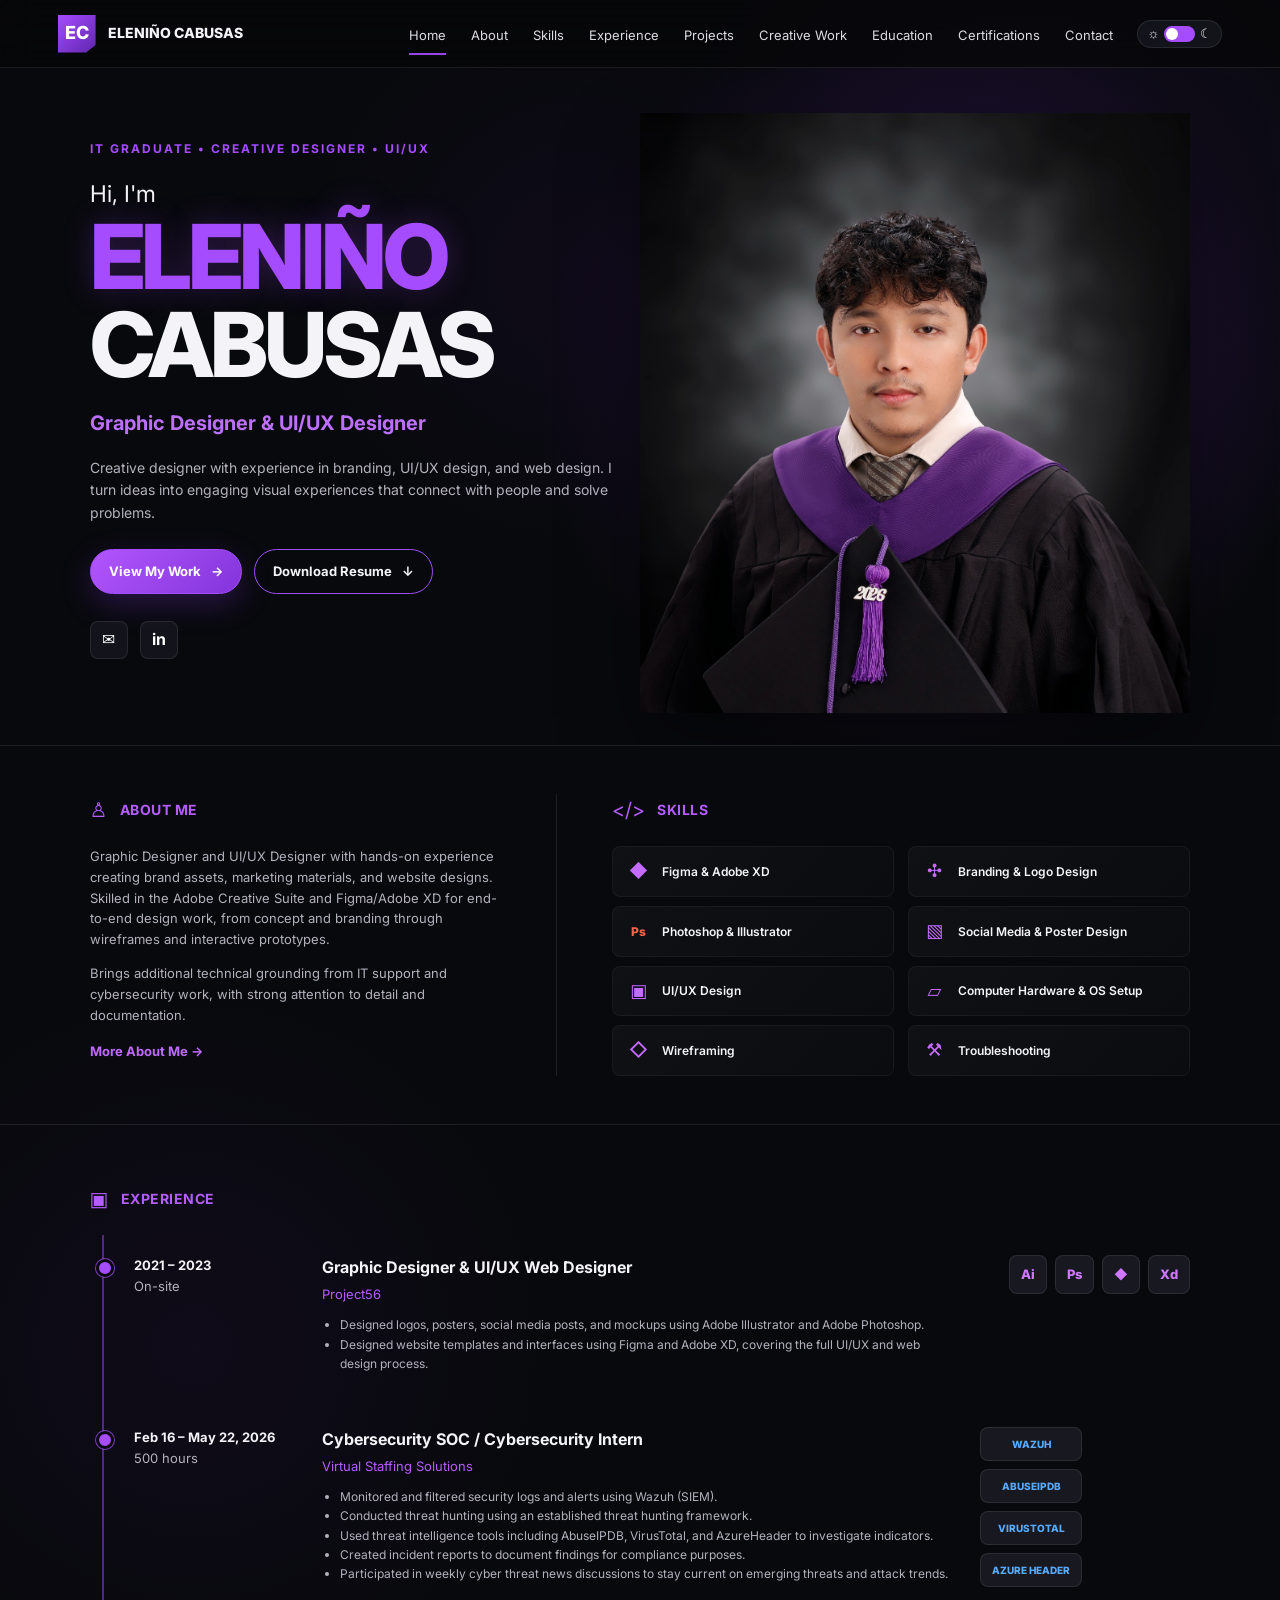
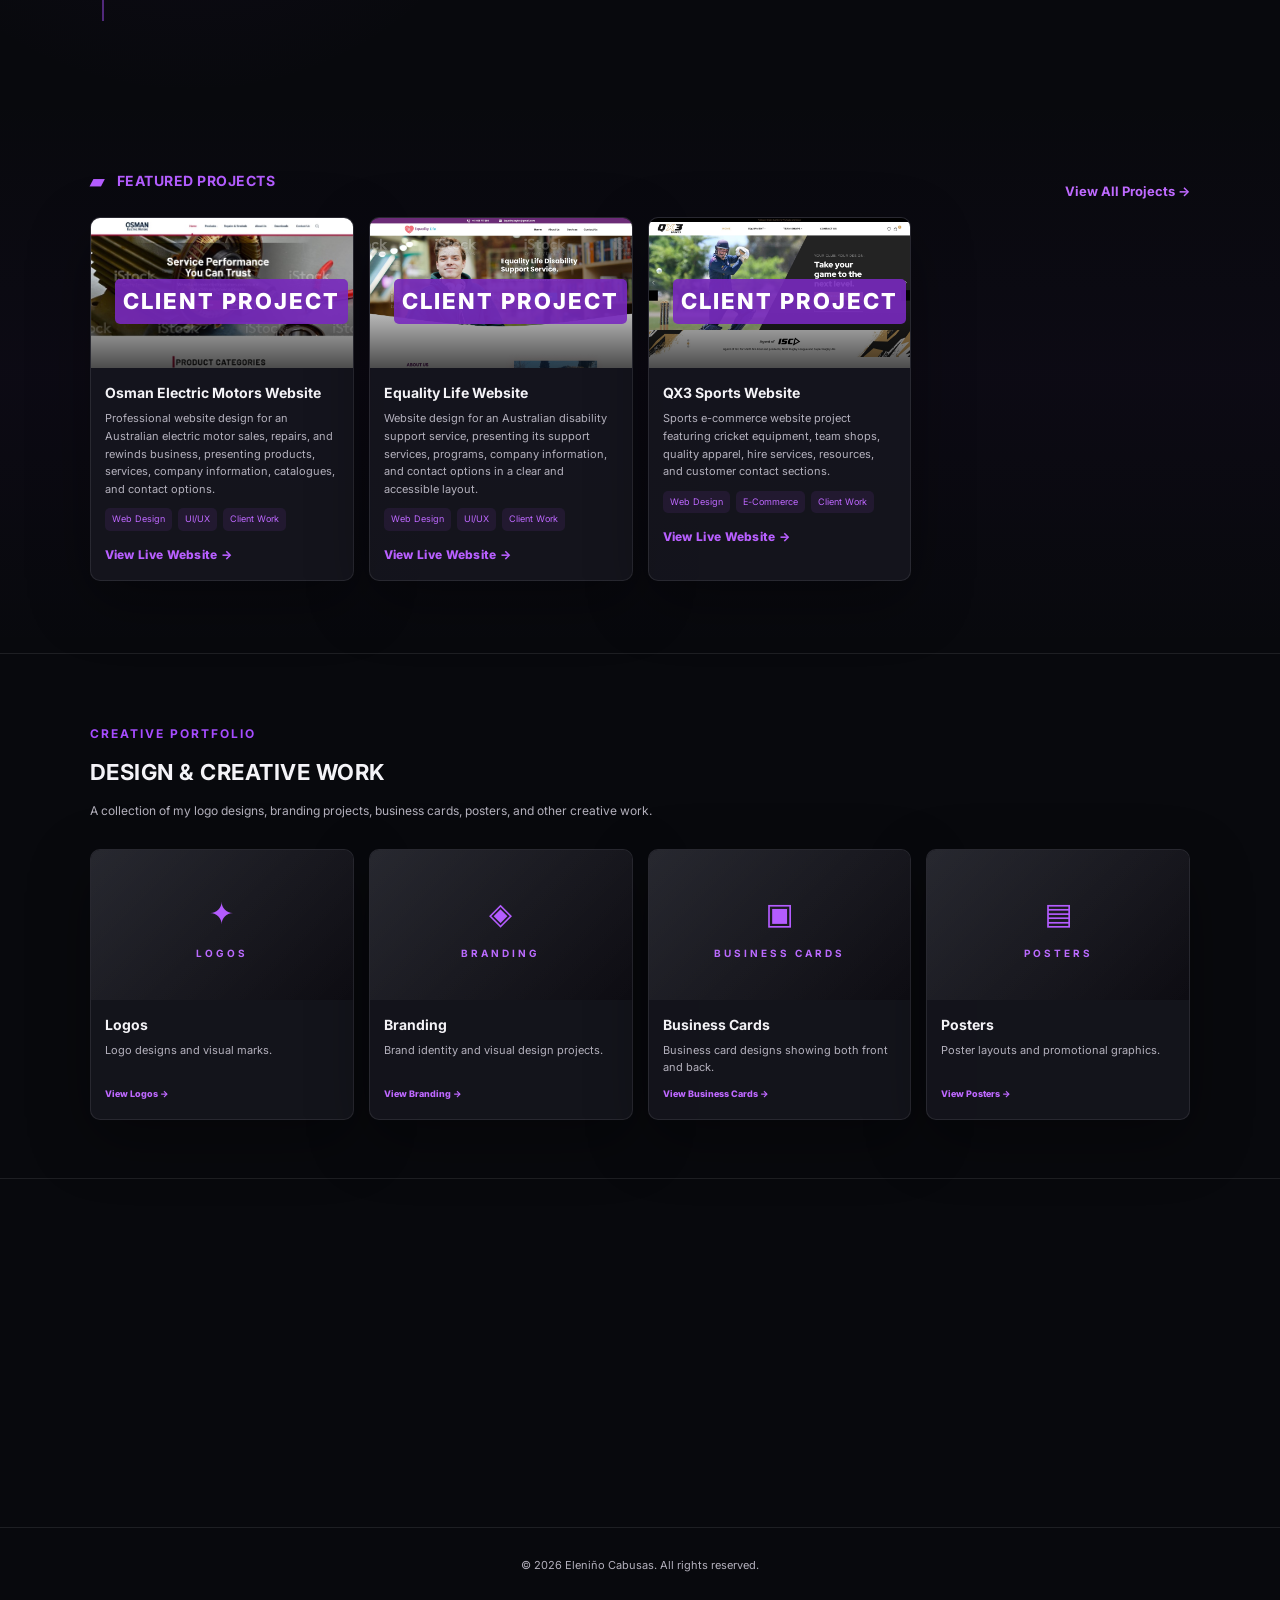
<file: index.html>
<!DOCTYPE html>
<html lang="en">
<head>
  <meta charset="UTF-8">
  <meta name="viewport" content="width=device-width, initial-scale=1.0">
  <meta name="description" content="Eleniño Cabusas — Graphic Designer, UI/UX Designer, and IT graduate portfolio.">
  <title>Eleniño Cabusas | Portfolio</title>
  <link rel="preconnect" href="https://fonts.googleapis.com">
  <link rel="preconnect" href="https://fonts.gstatic.com" crossorigin>
  <link href="https://fonts.googleapis.com/css2?family=Inter:wght@400;500;600;700;800&display=swap" rel="stylesheet">
  <link rel="stylesheet" href="style.css">
</head>
<body>
  <header class="navbar" id="navbar">
    <a class="brand" href="#home" aria-label="Eleniño Cabusas home">
      <span class="brand-mark">EC</span>
      <span>ELENIÑO CABUSAS</span>
    </a>

    <nav class="nav-links" id="navLinks" aria-label="Main navigation">
      <a class="active" href="#home">Home</a>
      <a href="#about">About</a>
      <a href="#skills">Skills</a>
      <a href="#experience">Experience</a>
      <a href="#projects">Projects</a>
      <a href="#creative-work">Creative Work</a>
      <a href="#education">Education</a>
      <a href="#certifications">Certifications</a>
      <a href="#contact">Contact</a>
    </nav>

    <div class="nav-actions">
      <button class="theme-toggle" id="themeToggle" type="button" aria-label="Toggle light and dark mode">
        <span>☼</span><span class="toggle-track"><span class="toggle-dot"></span></span><span>☾</span>
      </button>
      <button class="menu-toggle" id="menuToggle" type="button" aria-label="Open menu" aria-expanded="false">☰</button>
    </div>
  </header>

  <main>
    <section class="hero section" id="home">
      <div class="hero-bg"></div>
      <div class="hero-content reveal">
        <p class="eyebrow">IT Graduate • Creative Designer • UI/UX</p>
        <p class="hello">Hi, I'm</p>
        <h1><span>ELENIÑO</span><br>CABUSAS</h1>
        <h2>Graphic Designer &amp; UI/UX Designer</h2>
        <p class="hero-text">
          Creative designer with experience in branding, UI/UX design, and web design.
          I turn ideas into engaging visual experiences that connect with people and solve problems.
        </p>
        <div class="hero-buttons">
          <a class="btn btn-primary" href="#projects">View My Work <span>→</span></a>
          <a class="btn btn-outline" href="resume.pdf" download="resume.pdf">Download Resume <span>↓</span></a>
        </div>
        <div class="socials" aria-label="Social links">
          <a href="mailto:cabusaselenino761@gmail.com" aria-label="Email">✉</a>
          <a href="https://www.linkedin.com/in/elenino-cabusas-9288ba313
" aria-label="LinkedIn">in</a>
        </div>
      </div>

      <div class="hero-photo-wrap reveal">
        <div class="photo-glow"></div>
        <img src="enji.jpg" alt="Eleniño Cabusas in graduation attire" class="hero-photo"
             onerror="this.style.display='none'; document.querySelector('.photo-placeholder').style.display='grid';">
        <div class="photo-placeholder" aria-hidden="true">
          <span>EC</span>
          <small>Add your photo as <b>enji.jpg</b></small>
        </div>
      </div>
    </section>

    <section class="split-section section" id="about">
      <div class="about reveal">
        <div class="section-heading"><span>♙</span><h3>ABOUT ME</h3></div>
        <p>
          Graphic Designer and UI/UX Designer with hands-on experience creating brand assets,
          marketing materials, and website designs. Skilled in the Adobe Creative Suite and
          Figma/Adobe XD for end-to-end design work, from concept and branding through wireframes
          and interactive prototypes.
        </p>
        <p>
          Brings additional technical grounding from IT support and cybersecurity work, with strong
          attention to detail and documentation.
        </p>
        <a href="#experience" class="text-btn">More About Me <span>→</span></a>
      </div>

      <div class="skills reveal" id="skills">
        <div class="section-heading"><span>&lt;/&gt;</span><h3>SKILLS</h3></div>
        <div class="skill-grid">
          <div class="skill-card"><span class="skill-icon figma">◆</span>Figma &amp; Adobe XD</div>
          <div class="skill-card"><span class="skill-icon">✣</span>Branding &amp; Logo Design</div>
          <div class="skill-card"><span class="skill-icon adobe">Ps</span>Photoshop &amp; Illustrator</div>
          <div class="skill-card"><span class="skill-icon">▧</span>Social Media &amp; Poster Design</div>
          <div class="skill-card"><span class="skill-icon">▣</span>UI/UX Design</div>
          <div class="skill-card"><span class="skill-icon">▱</span>Computer Hardware &amp; OS Setup</div>
          <div class="skill-card"><span class="skill-icon">◇</span>Wireframing</div>
          <div class="skill-card"><span class="skill-icon">⚒</span>Troubleshooting</div>
        </div>
      </div>
    </section>

    <section class="section experience-section" id="experience">
      <div class="section-heading reveal"><span>▣</span><h3>EXPERIENCE</h3></div>

      <article class="timeline-item reveal">
        <div class="timeline-date">
          <strong>2021 – 2023</strong>
          <span>On-site</span>
        </div>
        <div class="timeline-content">
          <h4>Graphic Designer &amp; UI/UX Web Designer</h4>
          <a href="#" class="company">Project56</a>
          <ul>
            <li>Designed logos, posters, social media posts, and mockups using Adobe Illustrator and Adobe Photoshop.</li>
            <li>Designed website templates and interfaces using Figma and Adobe XD, covering the full UI/UX and web design process.</li>
          </ul>
        </div>
        <div class="tool-stack">
          <span>Ai</span><span>Ps</span><span>◆</span><span>Xd</span>
        </div>
      </article>

      <article class="timeline-item reveal">
        <div class="timeline-date">
          <strong>Feb 16 – May 22, 2026</strong>
          <span>500 hours</span>
        </div>
        <div class="timeline-content">
          <h4>Cybersecurity SOC / Cybersecurity Intern</h4>
          <a href="#" class="company">Virtual Staffing Solutions</a>
          <ul>
            <li>Monitored and filtered security logs and alerts using Wazuh (SIEM).</li>
            <li>Conducted threat hunting using an established threat hunting framework.</li>
            <li>Used threat intelligence tools including AbuseIPDB, VirusTotal, and AzureHeader to investigate indicators.</li>
            <li>Created incident reports to document findings for compliance purposes.</li>
            <li>Participated in weekly cyber threat news discussions to stay current on emerging threats and attack trends.</li>
          </ul>
        </div>
        <div class="tool-stack cyber">
          <span>WAZUH</span><span>ABUSEIPDB</span><span>VIRUSTOTAL</span><span>AZURE HEADER</span>
        </div>
      </article>
    </section>

    <section class="section projects-section" id="projects">
      <div class="section-title-row reveal">
        <div class="section-heading"><span>▰</span><h3>FEATURED PROJECTS</h3></div>
        <a href="#" class="view-all">View All Projects →</a>
      </div>

      <div class="project-grid">
        <a class="project-card project-link reveal" href="https://osmanelectricmotors.com.au/" target="_blank" rel="noopener noreferrer" aria-label="View Osman Electric Motors live website"><div class="project-image project-placeholder">
            <img src="client-projects/project-1/OsmanMotors_WebsiteMockUp.jpg" alt="Osman Electric Motors website homepage mockup"
                 onerror="this.style.display='none'; this.parentElement.classList.add('empty');">
            <span class="placeholder-number">01</span>
            <span class="client-badge">CLIENT PROJECT</span>
          </div>
          <div class="project-body">
            <h4>Osman Electric Motors Website</h4>
            <p>Professional website design for an Australian electric motor sales, repairs, and rewinds business, presenting products, services, company information, catalogues, and contact options.</p>
            <div class="tags"><span>Web Design</span><span>UI/UX</span><span>Client Work</span></div>
            <span class="project-cta">View Live Website →</span>
          </div></a>
        <a class="project-card project-link reveal" href="https://equalitylife.com.au/" target="_blank" rel="noopener noreferrer" aria-label="View Equality Life live website"><div class="project-image project-placeholder">
            <img src="client-projects/project-2/EqualityLife_WebsiteMockUp.jpg" alt="Equality Life website homepage mockup"
                 onerror="this.style.display='none'; this.parentElement.classList.add('empty');">
            <span class="placeholder-number">02</span>
            <span class="client-badge">CLIENT PROJECT</span>
          </div>
          <div class="project-body">
            <h4>Equality Life Website</h4>
            <p>Website design for an Australian disability support service, presenting its support services, programs, company information, and contact options in a clear and accessible layout.</p>
            <div class="tags"><span>Web Design</span><span>UI/UX</span><span>Client Work</span></div>
            <span class="project-cta">View Live Website →</span>
          </div></a>
        <a class="project-card project-link reveal" href="https://qx3sports.com.au/" target="_blank" rel="noopener noreferrer" aria-label="View QX3 Sports live website"><div class="project-image project-placeholder">
            <img src="client-projects/project-3/QX3_WebMockup.jpg" alt="QX3 Sports website homepage mockup"
                 onerror="this.style.display='none'; this.parentElement.classList.add('empty');">
            <span class="placeholder-number">03</span>
            <span class="client-badge">CLIENT PROJECT</span>
          </div>
          <div class="project-body">
            <h4>QX3 Sports Website</h4>
            <p>Sports e-commerce website project featuring cricket equipment, team shops, quality apparel, hire services, resources, and customer contact sections.</p>
            <div class="tags"><span>Web Design</span><span>E-Commerce</span><span>Client Work</span></div>
            <span class="project-cta">View Live Website →</span>
          </div></a>
      </div>
    </section>

    <section class="creative-section section" id="creative-work">
      <div class="section-title-row">
        <div>
          <p class="eyebrow">CREATIVE PORTFOLIO</p>
          <h2 class="creative-title">DESIGN &amp; CREATIVE WORK</h2>
          <p class="creative-intro">
            A collection of my logo designs, branding projects, business cards,
            posters, and other creative work.
          </p>
        </div>
      </div>

      <div class="creative-grid">

        <a class="creative-card reveal" href="creative-work/logos/index.html">
          <div class="creative-preview">
            <span class="creative-icon">✦</span>
            <b>LOGOS</b>
          </div>
          <div class="creative-body">
            <h4>Logos</h4>
            <p>Logo designs and visual marks.</p>
            <span class="creative-view">View Logos →</span>
          </div>
        </a>

        <a class="creative-card reveal" href="creative-work/branding/index.html">
          <div class="creative-preview">
            <span class="creative-icon">◈</span>
            <b>BRANDING</b>
          </div>
          <div class="creative-body">
            <h4>Branding</h4>
            <p>Brand identity and visual design projects.</p>
            <span class="creative-view">View Branding →</span>
          </div>
        </a>

        <a class="creative-card reveal" href="creative-work/business-cards/index.html">
          <div class="creative-preview">
            <span class="creative-icon">▣</span>
            <b>BUSINESS CARDS</b>
          </div>
          <div class="creative-body">
            <h4>Business Cards</h4>
            <p>Business card designs showing both front and back.</p>
            <span class="creative-view">View Business Cards →</span>
          </div>
        </a>

        <a class="creative-card reveal" href="creative-work/posters/index.html">
          <div class="creative-preview">
            <span class="creative-icon">▤</span>
            <b>POSTERS</b>
          </div>
          <div class="creative-body">
            <h4>Posters</h4>
            <p>Poster layouts and promotional graphics.</p>
            <span class="creative-view">View Posters →</span>
          </div>
        </a>

      </div>
    </section>

    <section class="bottom-grid section">
      <div class="info-panel reveal" id="education">
        <div class="section-heading"><span>♜</span><h3>EDUCATION</h3></div>
        <div class="education-item">
          <span class="dot"></span>
          <div><strong>B.S. Information Technology</strong><b>University of Visayas</b><small>2022 – 2026</small></div>
        </div>
        <div class="education-item">
          <span class="dot"></span>
          <div><strong>Multimedia Studies</strong><b>Asian College of Technology</b><small>2022</small></div>
        </div>
      </div>

      <div class="info-panel reveal" id="certifications">
        <div class="section-heading"><span>♧</span><h3>CERTIFICATIONS</h3></div>
        <div class="cert-list">
          <div><span>▣</span><p>Computer Systems Servicing NC II</p><time>April 2025</time></div>
          <div><span>◉</span><p>arcX – Cyber Threat Intelligence 101</p><time>2026</time></div>
          <div><span>▥</span><p>TOPCIT Exam</p><time>2025</time></div>
          <div><span>♧</span><p>Blockchain PayTaca Training</p><time>Participant, 2025</time></div>
        </div>
      </div>

      <div class="info-panel reveal" id="contact">
        <div class="section-heading"><span>➤</span><h3>CONTACT</h3></div>
        <div class="contact-list">
          <a href="mailto:cabusaselenino761@gmail.com"><span>✉</span>cabusaselenino761@gmail.com</a>
          <a href="tel:09498756653"><span>⌕</span>0949 875 6653</a>
          <span><span>⌖</span>Kinasang-an Pardo, Cebu City</span>
        </div>
      </div>
    </section>
  </main>

  <footer>
    <p>© <span id="year"></span> Eleniño Cabusas. All rights reserved.</p>
  </footer>

  <button class="back-top" id="backTop" aria-label="Back to top">↑</button>
  <script src="script.js"></script>
</body>
</html>
</file>
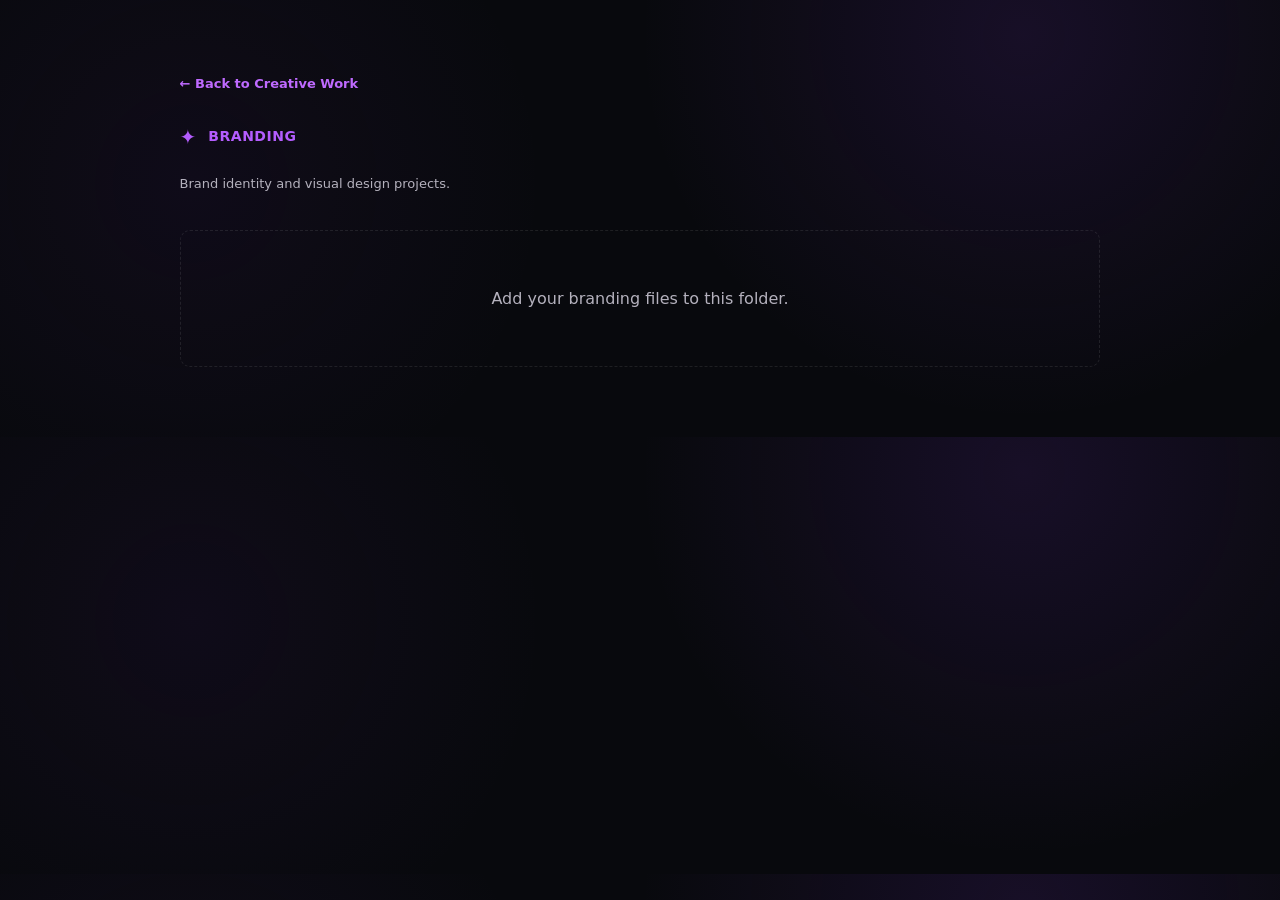
<file: creative-work/branding/index.html>
<!DOCTYPE html>
<html lang="en">
<head>
  <meta charset="UTF-8">
  <meta name="viewport" content="width=device-width, initial-scale=1.0">
  <title>Branding | Eleniño Cabusas</title>
  <link rel="stylesheet" href="../../style.css">
</head>
<body>
  <main class="section" style="max-width:1100px;margin:auto;padding-top:70px;padding-bottom:70px;">
    <a class="text-btn" href="../../index.html#creative-work">← Back to Creative Work</a>
    <div class="section-heading" style="margin-top:25px;">
      <span>✦</span><h3>BRANDING</h3>
    </div>
    <p style="color:var(--muted);font-size:13px;line-height:1.7;">Brand identity and visual design projects.</p>
    <div style="margin-top:35px;padding:55px 20px;border:1px dashed var(--line);border-radius:10px;text-align:center;color:var(--muted);">
      Add your branding files to this folder.
    </div>
  </main>
</body>
</html>
</file>
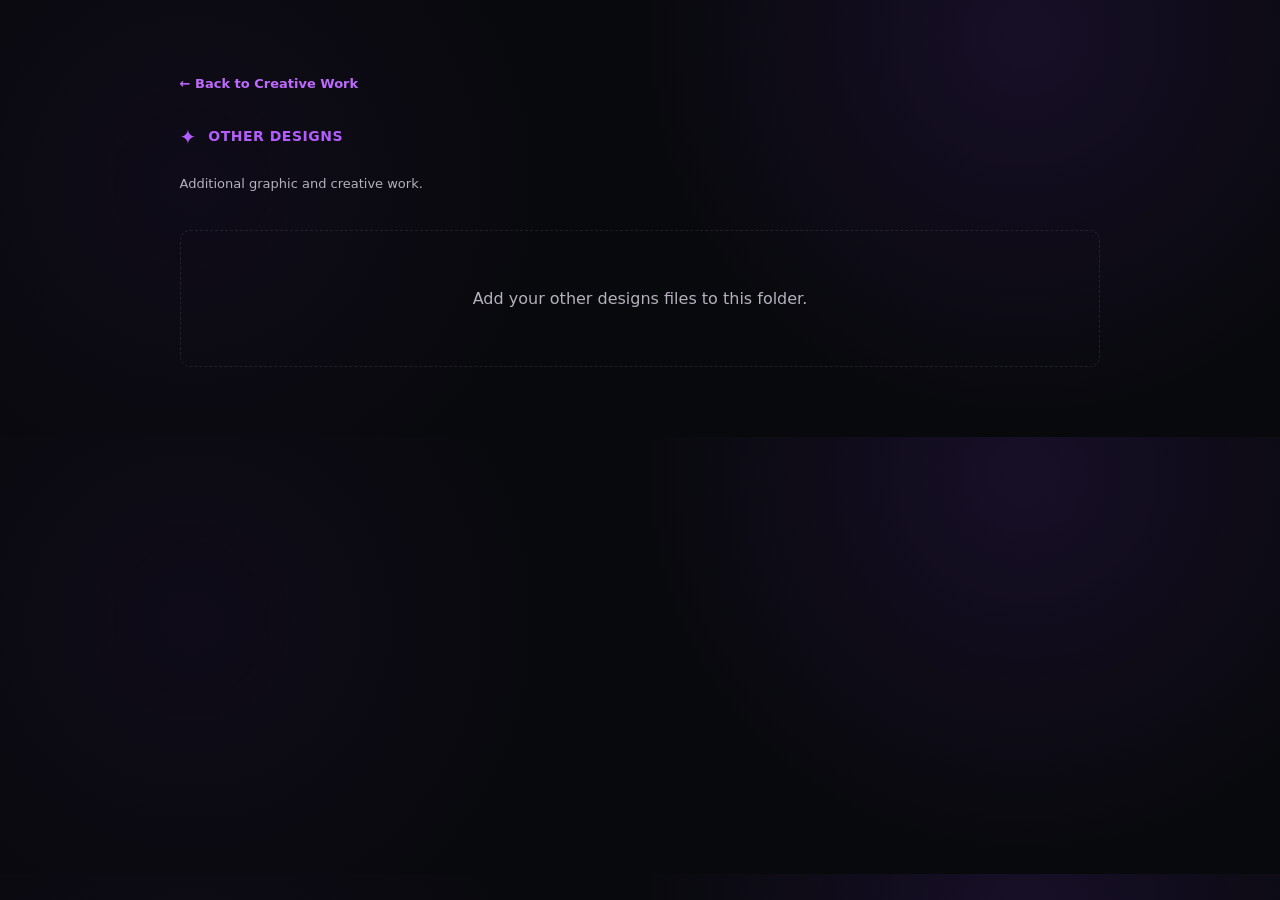
<file: creative-work/other-designs/index.html>
<!DOCTYPE html>
<html lang="en">
<head>
  <meta charset="UTF-8">
  <meta name="viewport" content="width=device-width, initial-scale=1.0">
  <title>Other Designs | Eleniño Cabusas</title>
  <link rel="stylesheet" href="../../style.css">
</head>
<body>
  <main class="section" style="max-width:1100px;margin:auto;padding-top:70px;padding-bottom:70px;">
    <a class="text-btn" href="../../index.html#creative-work">← Back to Creative Work</a>
    <div class="section-heading" style="margin-top:25px;">
      <span>✦</span><h3>OTHER DESIGNS</h3>
    </div>
    <p style="color:var(--muted);font-size:13px;line-height:1.7;">Additional graphic and creative work.</p>
    <div style="margin-top:35px;padding:55px 20px;border:1px dashed var(--line);border-radius:10px;text-align:center;color:var(--muted);">
      Add your other designs files to this folder.
    </div>
  </main>
</body>
</html>
</file>
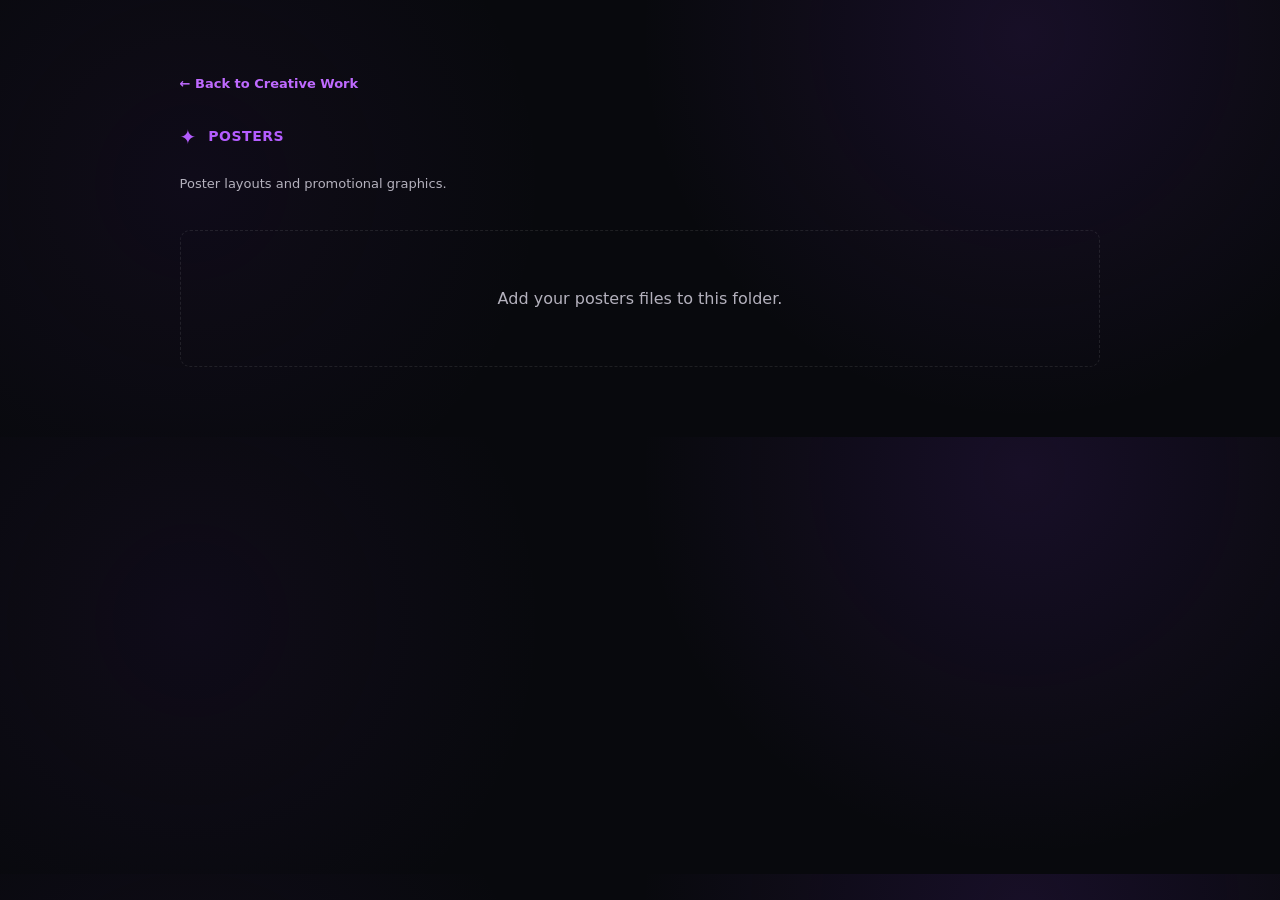
<file: creative-work/posters/index.html>
<!DOCTYPE html>
<html lang="en">
<head>
  <meta charset="UTF-8">
  <meta name="viewport" content="width=device-width, initial-scale=1.0">
  <title>Posters | Eleniño Cabusas</title>
  <link rel="stylesheet" href="../../style.css">
</head>
<body>
  <main class="section" style="max-width:1100px;margin:auto;padding-top:70px;padding-bottom:70px;">
    <a class="text-btn" href="../../index.html#creative-work">← Back to Creative Work</a>
    <div class="section-heading" style="margin-top:25px;">
      <span>✦</span><h3>POSTERS</h3>
    </div>
    <p style="color:var(--muted);font-size:13px;line-height:1.7;">Poster layouts and promotional graphics.</p>
    <div style="margin-top:35px;padding:55px 20px;border:1px dashed var(--line);border-radius:10px;text-align:center;color:var(--muted);">
      Add your posters files to this folder.
    </div>
  </main>
</body>
</html>
</file>
<file: style.css>
:root {
  --bg: #08090d;
  --bg-soft: #101117;
  --card: rgba(24, 24, 32, .78);
  --card-2: #15151d;
  --text: #f4f3f7;
  --muted: #b4b1bd;
  --line: rgba(255,255,255,.09);
  --purple: #a64cff;
  --purple-2: #7e36d8;
  --shadow: 0 20px 60px rgba(0,0,0,.35);
}

* { box-sizing: border-box; }
html { scroll-behavior: smooth; }
body {
  margin: 0;
  font-family: "Inter", system-ui, sans-serif;
  color: var(--text);
  background:
    radial-gradient(circle at 80% 8%, rgba(129,55,216,.13), transparent 24rem),
    radial-gradient(circle at 15% 42%, rgba(104,41,171,.08), transparent 22rem),
    var(--bg);
  line-height: 1.6;
}
body.light {
  --bg: #f5f4f8;
  --bg-soft: #fff;
  --card: rgba(255,255,255,.9);
  --card-2: #fff;
  --text: #16131c;
  --muted: #5f5968;
  --line: rgba(20,15,30,.12);
  --shadow: 0 20px 60px rgba(55,32,80,.12);
  background: #f5f4f8;
}
a { color: inherit; text-decoration: none; }
button, a { -webkit-tap-highlight-color: transparent; }

.navbar {
  position: sticky; top: 0; z-index: 1000;
  min-height: 68px;
  padding: 0 4.5%;
  display: flex; align-items: center; gap: 24px;
  background: rgba(7,7,10,.78);
  backdrop-filter: blur(18px);
  border-bottom: 1px solid var(--line);
}
.light .navbar { background: rgba(255,255,255,.8); }
.brand { display:flex; align-items:center; gap:12px; font-weight:800; font-size:14px; white-space:nowrap; }
.brand-mark {
  width: 38px; height: 38px; display:grid; place-items:center;
  font-size:18px; font-weight:800; color:#fff;
  background: linear-gradient(135deg,var(--purple),#5f25ad);
  clip-path: polygon(0 0,100% 0,100% 80%,75% 100%,0 100%);
}
.nav-links { margin-left:auto; display:flex; gap:25px; align-items:center; }
.nav-links a { position:relative; font-size:13px; color:var(--text); opacity:.9; padding:23px 0 19px; }
.nav-links a::after {
  content:""; position:absolute; left:0; right:0; bottom:10px; height:2px;
  transform:scaleX(0); transform-origin:left; transition:.25s;
  background:var(--purple);
}
.nav-links a:hover::after, .nav-links a.active::after { transform:scaleX(1); }
.nav-actions { display:flex; align-items:center; gap:12px; }
.theme-toggle {
  border:1px solid var(--line); background:var(--card);
  color:var(--text); border-radius:999px; padding:5px 9px;
  display:flex; align-items:center; gap:5px; cursor:pointer;
}
.toggle-track { width:31px; height:16px; background:var(--purple); border-radius:20px; padding:2px; }
.toggle-dot { display:block; width:12px; height:12px; border-radius:50%; background:white; transition:.25s; }
.light .toggle-dot { transform:translateX(15px); }
.menu-toggle { display:none; background:none; border:0; color:var(--text); font-size:25px; cursor:pointer; }

.section { padding: 72px 7%; }
.hero {
  min-height: 620px; display:grid; grid-template-columns:1fr 1fr;
  align-items:center; position:relative; overflow:hidden; padding-top:45px;
}
.hero-bg {
  position:absolute; inset:0; pointer-events:none;
  background:
    radial-gradient(circle at 72% 48%, rgba(131,47,230,.2), transparent 24rem),
    radial-gradient(circle at 45% 30%, rgba(100,34,170,.07), transparent 17rem);
}
.hero-content { position:relative; z-index:2; max-width:630px; }
.eyebrow { color:var(--purple); font-size:12px; font-weight:700; letter-spacing:2px; text-transform:uppercase; }
.hello { font-size:23px; margin:18px 0 0; }
h1 { margin:0; font-size:clamp(58px,7vw,100px); line-height:.98; letter-spacing:-4px; font-weight:800; }
h1 span { color:var(--purple); text-shadow:0 0 30px rgba(166,76,255,.25); }
.hero h2 { color:#bd70ff; font-size:20px; margin:18px 0; }
.hero-text { color:var(--muted); max-width:540px; font-size:14px; }
.hero-buttons { display:flex; gap:12px; margin-top:25px; flex-wrap:wrap; }
.btn {
  display:inline-flex; align-items:center; gap:10px; padding:11px 18px;
  border-radius:999px; font-size:13px; font-weight:700; border:1px solid var(--purple);
  transition:.25s;
}
.btn-primary { background:linear-gradient(135deg,#b356ff,#8234da); color:#fff; box-shadow:0 10px 30px rgba(126,54,216,.28); }
.btn-outline { color:var(--text); border-color:#9b50ed; }
.btn:hover { transform:translateY(-2px); }
.socials { display:flex; gap:12px; margin-top:27px; }
.socials a {
  width:38px; height:38px; border:1px solid var(--line); background:var(--card);
  border-radius:8px; display:grid; place-items:center; font-weight:700; color:#fff;
}
.socials a:hover { border-color:var(--purple); color:var(--purple); }
.hero-photo-wrap { position:relative; height:560px; display:grid; place-items:end center; }
.photo-glow {
  position:absolute; width:520px; height:520px; border-radius:50%;
  background:radial-gradient(circle,rgba(140,48,236,.33),transparent 65%);
  filter:blur(8px);
}
.hero-photo {
  position:relative; z-index:1; width:min(100%,560px); max-height:600px;
  object-fit:cover; object-position:50% 15%;
  filter:drop-shadow(0 30px 40px rgba(0,0,0,.45));
  align-self:end;
}
.photo-placeholder {
  display:none; position:relative; z-index:1; width:370px; height:480px;
  border:1px dashed #9e55e8; border-radius:25px; place-items:center;
  background:linear-gradient(145deg,#21112f,#0d0c12); text-align:center;
}
.photo-placeholder span { font-size:90px; font-weight:800; color:var(--purple); }
.photo-placeholder small { color:var(--muted); }

.split-section {
  display:grid; grid-template-columns:.85fr 1.15fr; gap:0;
  border-top:1px solid var(--line); border-bottom:1px solid var(--line);
  padding-top:48px; padding-bottom:48px;
}
.about { padding-right:55px; border-right:1px solid var(--line); }
.skills { padding-left:55px; }
.section-heading { display:flex; align-items:center; gap:12px; color:#b45dff; margin-bottom:20px; }
.section-heading span { font-size:20px; }
.section-heading h3 { margin:0; font-size:14px; letter-spacing:.5px; }
.about p { color:var(--muted); font-size:13px; }
.text-btn, .view-all { color:#bf6aff; font-size:13px; font-weight:700; }
.skill-grid { display:grid; grid-template-columns:1fr 1fr; gap:9px 14px; }
.skill-card {
  background:linear-gradient(135deg,rgba(255,255,255,.035),rgba(255,255,255,.015));
  border:1px solid rgba(255,255,255,.045); padding:10px 13px;
  border-radius:8px; display:flex; align-items:center; gap:12px; font-size:12px; font-weight:600;
}
.skill-icon { color:#c46cff; min-width:24px; font-size:18px; text-align:center; }
.skill-icon.adobe { color:#ff604c; font-weight:800; font-size:12px; }

.experience-section { padding-top:58px; }
.timeline-item {
  display:grid; grid-template-columns:160px 1fr 210px; gap:28px;
  position:relative; padding:20px 0 34px;
  border-left:2px solid rgba(169,79,255,.45); margin-left:12px; padding-left:30px;
}
.timeline-item::before {
  content:""; position:absolute; left:-8px; top:24px; width:12px; height:12px;
  border-radius:50%; background:var(--purple); border:3px solid var(--bg);
  box-shadow:0 0 0 1px rgba(170,80,255,.7);
}
.timeline-date { color:var(--text); display:flex; flex-direction:column; font-size:13px; }
.timeline-date span { color:var(--muted); }
.timeline-content h4 { margin:0; font-size:16px; }
.company { color:#b45cff; font-size:13px; }
.timeline-content ul { padding-left:18px; margin:9px 0 0; color:var(--muted); font-size:12px; }
.tool-stack { display:flex; align-content:flex-start; justify-content:flex-end; gap:8px; flex-wrap:wrap; }
.tool-stack span {
  background:#171820; border:1px solid var(--line); border-radius:8px; padding:8px 11px;
  color:#cf78ff; font-weight:800; font-size:13px;
}
.tool-stack.cyber { flex-direction:column; align-items:stretch; }
.tool-stack.cyber span { color:#58aaff; font-size:10px; text-align:center; }

.projects-section { background:linear-gradient(180deg,transparent,rgba(130,46,215,.035),transparent); }
.section-title-row { display:flex; align-items:center; justify-content:space-between; }
.project-grid { display:grid; grid-template-columns:repeat(4,1fr); gap:15px; }
.project-card {
  background:var(--card); border:1px solid var(--line); border-radius:10px; overflow:hidden;
  box-shadow:var(--shadow); transition:.3s;
}
.project-card:hover { transform:translateY(-6px); border-color:rgba(171,77,255,.55); }
.project-image {
  height:150px; display:flex; flex-direction:column; justify-content:center; align-items:center;
  gap:2px; position:relative; overflow:hidden;
}
.project-image::before { content:""; position:absolute; inset:0; background:linear-gradient(135deg,rgba(255,255,255,.07),transparent); }
.project-image span { position:relative; font-size:22px; font-weight:800; letter-spacing:2px; }
.project-image b { position:relative; color:#bb6bff; font-size:11px; letter-spacing:3px; }
.project-1 { background:linear-gradient(135deg,#062e36,#061014); }
.project-2 { background:linear-gradient(135deg,#dfead5,#6f8f63); color:#24411f; }
.project-3 { background:linear-gradient(135deg,#241145,#7923ae); }
.project-4 { background:linear-gradient(135deg,#ecebf1,#9e9ba7); color:#222; }
.project-body { padding:14px; }
.project-body h4 { margin:0 0 6px; font-size:14px; }
.project-body p { color:var(--muted); font-size:11px; min-height:52px; margin:0 0 10px; }
.tags { display:flex; gap:6px; flex-wrap:wrap; }
.tags span { color:#be68ff; background:rgba(153,67,225,.1); padding:4px 7px; border-radius:5px; font-size:9px; }

.bottom-grid { display:grid; grid-template-columns:1fr 1.25fr 1fr; gap:0; border-top:1px solid var(--line); }
.info-panel { padding:0 35px; border-right:1px solid var(--line); }
.info-panel:first-child { padding-left:0; }
.info-panel:last-child { border-right:0; padding-right:0; }
.education-item { position:relative; display:flex; gap:14px; margin:0 0 20px; padding-left:2px; }
.education-item .dot { width:9px; height:9px; margin-top:7px; border-radius:50%; background:var(--purple); box-shadow:0 0 0 3px rgba(166,76,255,.15); flex:none; }
.education-item strong,.education-item b,.education-item small { display:block; }
.education-item strong { font-size:13px; }
.education-item b { color:#b75dff; font-size:11px; }
.education-item small { color:var(--muted); font-size:11px; }
.cert-list > div { display:grid; grid-template-columns:28px 1fr auto; gap:7px; align-items:center; margin-bottom:12px; }
.cert-list span { color:#b85fff; }
.cert-list p,.cert-list time { margin:0; font-size:11px; }
.cert-list time { color:var(--muted); }
.contact-list { display:flex; flex-direction:column; gap:13px; font-size:11px; color:var(--muted); }
.contact-list a:hover { color:var(--purple); }
.contact-list > a,.contact-list > span { display:flex; align-items:center; gap:11px; }
.contact-list > a > span,.contact-list > span > span { color:#bd62ff; font-size:16px; }

footer { text-align:center; border-top:1px solid var(--line); padding:18px; color:var(--muted); font-size:11px; }
.back-top {
  position:fixed; right:24px; bottom:24px; z-index:100;
  width:42px; height:42px; border:0; border-radius:50%;
  color:#fff; background:linear-gradient(135deg,#b15cff,#7931cb);
  cursor:pointer; opacity:0; transform:translateY(15px); pointer-events:none; transition:.25s;
}
.back-top.show { opacity:1; transform:none; pointer-events:auto; }

.reveal { opacity:0; transform:translateY(22px); transition:opacity .65s ease,transform .65s ease; }
.reveal.visible { opacity:1; transform:none; }

@media (max-width: 1050px) {
  .nav-links { gap:15px; }
  .nav-links a { font-size:12px; }
  .project-grid { grid-template-columns:repeat(2,1fr); }
  .timeline-item { grid-template-columns:130px 1fr; }
  .tool-stack { grid-column:2; justify-content:flex-start; }
}
@media (max-width: 800px) {
  .navbar { padding:0 5%; }
  .menu-toggle { display:block; }
  .theme-toggle { display:none; }
  .nav-links {
    display:none; position:absolute; top:68px; left:0; right:0; margin:0;
    padding:12px 7%; flex-direction:column; align-items:flex-start; gap:0;
    background:rgba(9,9,13,.98); border-bottom:1px solid var(--line);
  }
  .light .nav-links { background:#fff; }
  .nav-links.open { display:flex; }
  .nav-links a { width:100%; padding:12px 0; }
  .nav-links a::after { bottom:4px; }
  .hero { grid-template-columns:1fr; min-height:auto; padding-top:55px; }
  .hero-content { max-width:none; }
  .hero-photo-wrap { height:430px; margin-top:10px; }
  .hero-photo { max-height:450px; }
  .split-section { grid-template-columns:1fr; }
  .about { padding:0 0 35px; border-right:0; border-bottom:1px solid var(--line); }
  .skills { padding:35px 0 0; }
  .bottom-grid { grid-template-columns:1fr; gap:35px; }
  .info-panel,.info-panel:first-child,.info-panel:last-child { border-right:0; padding:0; }
}
@media (max-width: 560px) {
  .section { padding:55px 5%; }
  .brand span:last-child { display:none; }
  h1 { font-size:54px; letter-spacing:-2px; }
  .hero h2 { font-size:17px; }
  .skill-grid,.project-grid { grid-template-columns:1fr; }
  .timeline-item { grid-template-columns:1fr; gap:10px; margin-left:6px; padding-left:22px; }
  .tool-stack { grid-column:auto; }
  .tool-stack.cyber { flex-direction:row; }
  .section-title-row { align-items:flex-start; gap:15px; }
  .view-all { white-space:nowrap; }
}

.project-client { background:#111; position:relative; }
.project-client img { width:100%; height:100%; object-fit:cover; object-position:top center; display:block; }
.project-client::after { content:""; position:absolute; inset:0; background:linear-gradient(180deg,transparent 45%,rgba(0,0,0,.65)); pointer-events:none; }
.client-badge {
  position:absolute; left:10px; bottom:10px; z-index:2;
  padding:5px 8px; border-radius:5px; background:rgba(120,42,190,.9);
  color:#fff; font-size:8px; font-weight:800; letter-spacing:1px;
}

.project-placeholder {
  background:
    radial-gradient(circle at 30% 20%, rgba(173,82,255,.22), transparent 45%),
    linear-gradient(135deg,#17151e,#0c0b10);
  position:relative;
}
.project-placeholder img {
  position:absolute; inset:0; width:100%; height:100%;
  object-fit:cover; object-position:top center; display:block; z-index:1;
}
.project-placeholder::after {
  content:""; position:absolute; inset:0; z-index:2;
  background:linear-gradient(180deg,transparent 40%,rgba(0,0,0,.7));
  pointer-events:none;
}
.project-placeholder.empty::after { display:none; }
.placeholder-number {
  position:relative; z-index:0; font-size:56px; font-weight:800;
  color:rgba(183,91,255,.35); letter-spacing:-3px;
}
.project-placeholder .client-badge {
  z-index:3;
}
@media (max-width: 1050px) {
  .project-grid { grid-template-columns:repeat(2,1fr); }
}
@media (max-width: 560px) {
  .project-grid { grid-template-columns:1fr; }
}

.project-link { display:block; color:inherit; cursor:pointer; }
.project-link:focus-visible { outline:2px solid var(--purple); outline-offset:4px; }
.project-link .project-image { transition:transform .3s ease; }
.project-link:hover .project-image { transform:scale(1.015); }

.project-cta {
  display:inline-block;
  margin-top:14px;
  color:#b85fff;
  font-size:12px;
  font-weight:800;
  letter-spacing:.3px;
}
.project-link:hover .project-cta { text-decoration:underline; }


/* =========================================
   DESIGN & CREATIVE WORK
   Added to the original portfolio
========================================= */

.creative-section {
  padding-top: 58px;
  padding-bottom: 58px;
  border-top: 1px solid var(--line);
}

.creative-title {
  margin: 0;
  font-size: 22px;
  letter-spacing: .5px;
}

.creative-intro {
  color: var(--muted);
  font-size: 12px;
  line-height: 1.7;
  max-width: 650px;
  margin: 10px 0 0;
}

.creative-grid {
  display: grid;
  grid-template-columns: repeat(4, 1fr);
  gap: 15px;
  margin-top: 28px;
}

.creative-card {
  display: block;
  color: inherit;
  text-decoration: none;
  background: var(--card);
  border: 1px solid var(--line);
  border-radius: 10px;
  overflow: hidden;
  box-shadow: var(--shadow);
  transition: .3s;
}

.creative-card:hover {
  transform: translateY(-6px);
  border-color: rgba(171,77,255,.55);
}

.creative-preview {
  height: 150px;
  display: flex;
  flex-direction: column;
  justify-content: center;
  align-items: center;
  gap: 8px;
  position: relative;
  overflow: hidden;
  background: linear-gradient(135deg,#171820,#0d0c12);
}

.creative-preview::before {
  content: "";
  position: absolute;
  inset: 0;
  background: linear-gradient(135deg,rgba(255,255,255,.07),transparent);
}

.creative-preview span,
.creative-preview b {
  position: relative;
}

.creative-icon {
  font-size: 30px;
  color: #b45cff;
  font-weight: 800;
}

.creative-preview b {
  color: #bb6bff;
  font-size: 10px;
  letter-spacing: 3px;
}

.creative-body {
  padding: 14px;
}

.creative-body h4 {
  margin: 0 0 6px;
  font-size: 14px;
}

.creative-body p {
  color: var(--muted);
  font-size: 11px;
  min-height: 35px;
  margin: 0;
  line-height: 1.5;
}

.creative-view {
  display: inline-block;
  margin-top: 10px;
  color: #be68ff;
  font-size: 9px;
  font-weight: 800;
}

.creative-card:hover .creative-view {
  text-decoration: underline;
}

@media (max-width: 1050px) {
  .creative-grid {
    grid-template-columns: repeat(2, 1fr);
  }
}

@media (max-width: 600px) {
  .creative-grid {
    grid-template-columns: 1fr;
  }
}
</file>
